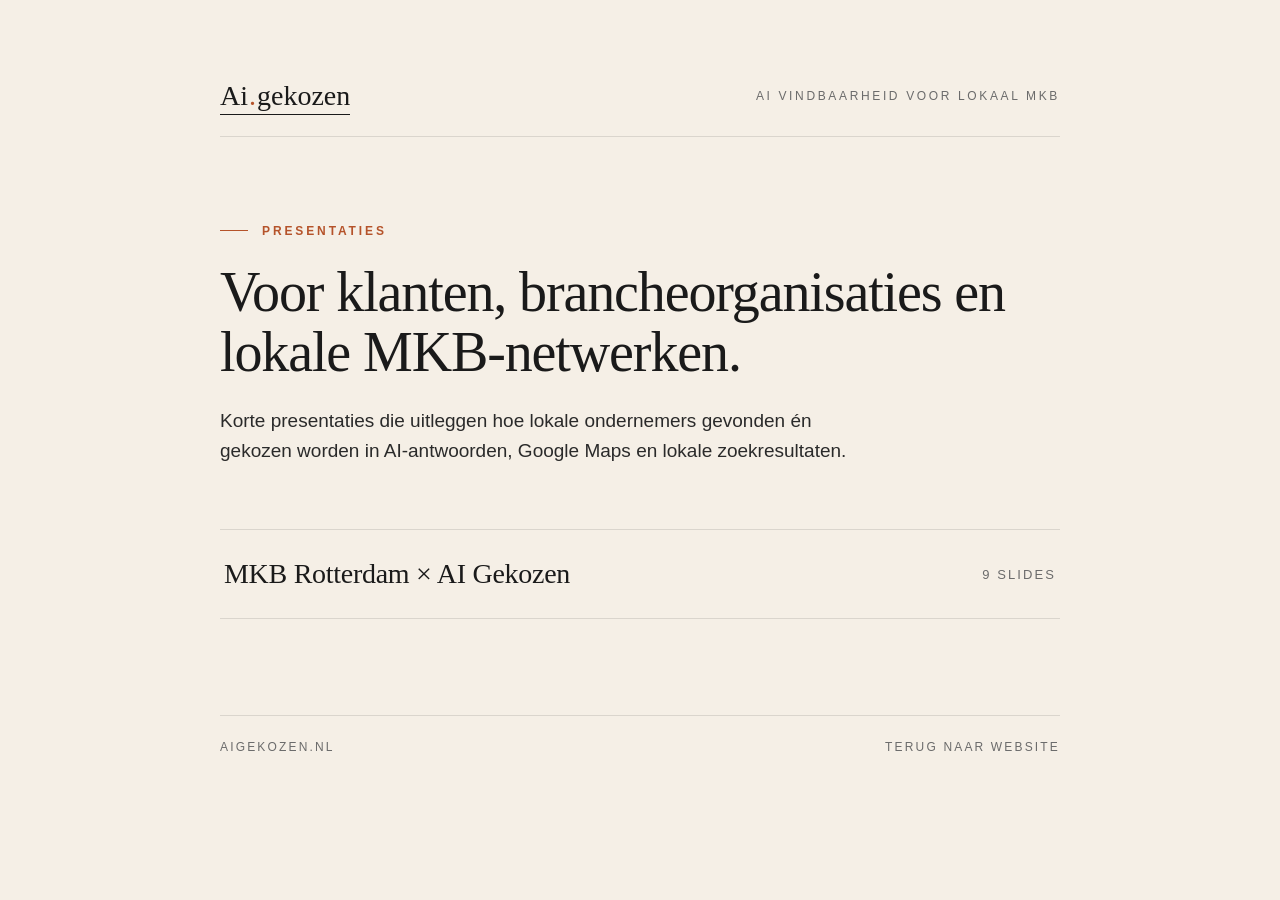
<file: index.html>
<!doctype html>
<html lang="nl">
<head>
<meta charset="utf-8">
<meta name="viewport" content="width=device-width,initial-scale=1">
<title>AI Gekozen - Presentaties</title>
<meta name="description" content="Presentaties van AI Gekozen voor klanten, brancheorganisaties en netwerken.">
<style>
  :root {
    --bg: #F5EFE6;
    --ink: #1A1A1A;
    --muted: #6B6B6B;
    --accent: #B5532A;
    --line: rgba(26,26,26,0.12);
    --serif: "Iowan Old Style", "Apple Garamond", Baskerville, "Times New Roman", "Source Serif Pro", serif;
    --sans: -apple-system, BlinkMacSystemFont, "Segoe UI", "Helvetica Neue", Arial, sans-serif;
  }
  * { box-sizing: border-box; margin: 0; padding: 0; }
  html, body {
    background: var(--bg);
    color: var(--ink);
    font-family: var(--sans);
    -webkit-font-smoothing: antialiased;
    min-height: 100vh;
  }
  .wrap { max-width: 920px; margin: 0 auto; padding: 80px 40px 120px; }
  header {
    display: flex;
    justify-content: space-between;
    align-items: center;
    padding-bottom: 24px;
    border-bottom: 1px solid var(--line);
    margin-bottom: 80px;
  }
  .brand {
    font-family: var(--serif);
    font-size: 28px;
    font-weight: 500;
    position: relative;
  }
  .brand::after {
    content: "";
    position: absolute;
    left: 0;
    bottom: -3px;
    width: 100%;
    height: 1px;
    background: var(--ink);
  }
  .brand-dot { color: var(--accent); margin: 0 1px; }
  .tagline {
    font-size: 12px;
    letter-spacing: 0.22em;
    text-transform: uppercase;
    color: var(--muted);
    font-weight: 500;
  }
  .eyebrow {
    display: inline-flex;
    align-items: center;
    gap: 14px;
    font-size: 12px;
    letter-spacing: 0.24em;
    text-transform: uppercase;
    color: var(--accent);
    font-weight: 600;
    margin-bottom: 24px;
  }
  .eyebrow::before {
    content: "";
    width: 28px;
    height: 1px;
    background: var(--accent);
  }
  h1 {
    font-family: var(--serif);
    font-size: 56px;
    font-weight: 500;
    line-height: 1.08;
    letter-spacing: -0.02em;
    margin-bottom: 24px;
  }
  .lede {
    font-size: 19px;
    line-height: 1.55;
    color: #2A2A2A;
    max-width: 640px;
    margin-bottom: 64px;
  }
  .list { list-style: none; border-top: 1px solid var(--line); }
  .list li { border-bottom: 1px solid var(--line); }
  .list a {
    display: flex;
    align-items: center;
    justify-content: space-between;
    padding: 28px 4px;
    text-decoration: none;
    color: var(--ink);
    transition: padding 0.25s ease, color 0.25s ease;
  }
  .list a:hover { padding-left: 14px; color: var(--accent); }
  .list .title {
    font-family: var(--serif);
    font-size: 28px;
    font-weight: 500;
    letter-spacing: -0.01em;
  }
  .list .meta {
    font-size: 13px;
    letter-spacing: 0.16em;
    text-transform: uppercase;
    color: var(--muted);
    font-weight: 500;
  }
  footer {
    margin-top: 96px;
    padding-top: 24px;
    border-top: 1px solid var(--line);
    display: flex;
    justify-content: space-between;
    font-size: 12px;
    letter-spacing: 0.18em;
    text-transform: uppercase;
    color: var(--muted);
  }
  footer a { color: var(--muted); text-decoration: none; }
  footer a:hover { color: var(--accent); }
</style>
</head>
<body>
<div class="wrap">
  <header>
    <div class="brand">Ai<span class="brand-dot">.</span>gekozen</div>
    <div class="tagline">AI vindbaarheid voor lokaal MKB</div>
  </header>
  <main>
    <div class="eyebrow">Presentaties</div>
    <h1>Voor klanten, brancheorganisaties en lokale MKB-netwerken.</h1>
    <p class="lede">
      Korte presentaties die uitleggen hoe lokale ondernemers gevonden &eacute;n gekozen worden
      in AI-antwoorden, Google Maps en lokale zoekresultaten.
    </p>
    <ul class="list">
      <li>
        <a href="./mkb-rotterdam/">
          <span class="title">MKB Rotterdam &times; AI Gekozen</span>
          <span class="meta">9 slides</span>
        </a>
      </li>
    </ul>
  </main>
  <footer>
    <span>aigekozen.nl</span>
    <a href="https://aigekozen.nl">terug naar website</a>
  </footer>
</div>
</body>
</html>
</file>
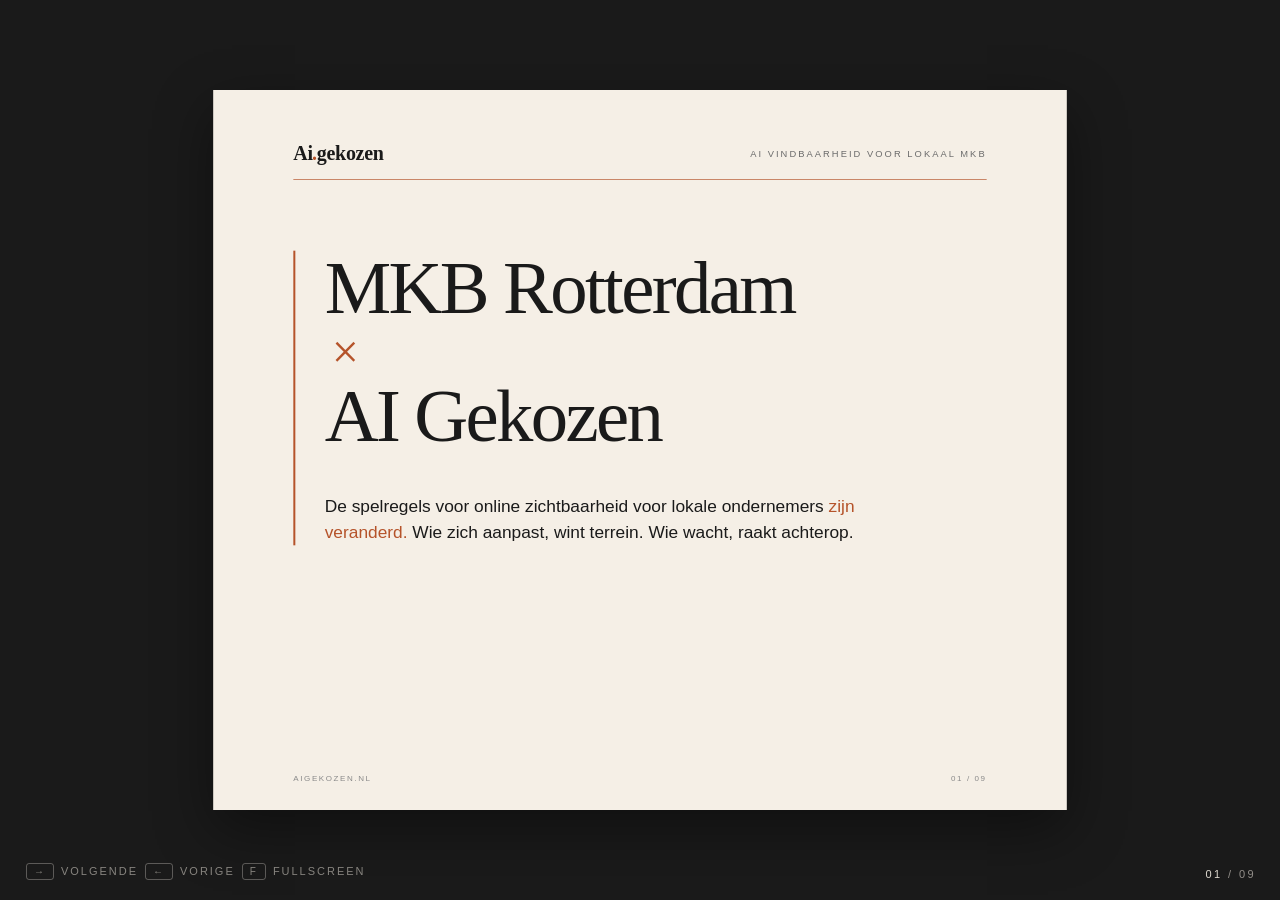
<file: mkb-rotterdam/index.html>
<!doctype html>
<html lang="nl">
<head>
<meta charset="utf-8">
<meta name="viewport" content="width=device-width,initial-scale=1">
<title>MKB Rotterdam x AI Gekozen</title>
<meta name="description" content="AI vindbaarheid voor lokaal MKB - voorstel voor MKB Rotterdam">
<link rel="stylesheet" href="../shared/styles.css">
</head>
<body>

<div class="stage">
  <div class="canvas">

    <!-- SLIDE 1 - TITEL -->
    <section class="slide slide-title-page active" data-slide="1">
      <div class="slide-header">
        <div class="brand">Ai<span class="brand-dot">.</span>gekozen</div>
        <div class="tagline">AI vindbaarheid voor lokaal MKB</div>
      </div>
      <div class="slide-body">
        <div class="title-block">
          <div class="title-big">MKB Rotterdam</div>
          <span class="title-x">&times;</span>
          <div class="title-big">AI Gekozen</div>
          <p class="title-lede">
            De spelregels voor online zichtbaarheid voor lokale ondernemers
            <strong>zijn veranderd.</strong>
            Wie zich aanpast, wint terrein. Wie wacht, raakt achterop.
          </p>
        </div>
      </div>
      <div class="slide-footer">
        <span class="footer-mark">aigekozen.nl</span>
        <span class="footer-counter"></span>
      </div>
    </section>

    <!-- SLIDE 2 - VAN ZOEKEN NAAR GEKOZEN -->
    <section class="slide" data-slide="2">
      <div class="slide-header">
        <div class="brand">Ai<span class="brand-dot">.</span>gekozen</div>
        <div class="tagline">AI vindbaarheid voor lokaal MKB</div>
      </div>
      <div class="slide-body">
        <div class="eyebrow">Het nieuwe zoekgedrag</div>
        <h2 class="slide-title">Van zoeken naar gekozen worden.</h2>
        <p class="subtitle">
          Vroeger vergeleek iemand zelf tien zoekresultaten. Nu krijgt hij steeds vaker
          direct een kort antwoord.
        </p>
        <div class="timeline-grid">
          <div class="timeline-card">
            <div class="timeline-period">Tot &plusmn; 2000</div>
            <div class="timeline-name strike">Gouden Gids</div>
            <div class="timeline-desc">
              Jaarlijks een dik boek. Wie zichtbaar was op de juiste bladzijde, werd gebeld.
            </div>
          </div>
          <div class="timeline-card">
            <div class="timeline-period">2000 tot 2024</div>
            <div class="timeline-name">Google zoeken</div>
            <div class="timeline-desc">
              Tien blauwe links. SEO-bureaus optimaliseerden voor klikken en rankings.
            </div>
          </div>
          <div class="timeline-card active">
            <div class="badge-now">Nu</div>
            <div class="timeline-period">Nu</div>
            <div class="timeline-name">AI-aanbeveling</div>
            <div class="timeline-desc">
              ChatGPT, Google en Gemini noemen twee of drie opties. U zit ertussen of niet.
            </div>
          </div>
        </div>
      </div>
      <div class="slide-footer">
        <span class="footer-mark">aigekozen.nl</span>
        <span class="footer-counter"></span>
      </div>
    </section>

    <!-- SLIDE 3 - MARKT VERANDERT -->
    <section class="slide" data-slide="3">
      <div class="slide-header">
        <div class="brand">Ai<span class="brand-dot">.</span>gekozen</div>
        <div class="tagline">AI vindbaarheid voor lokaal MKB</div>
      </div>
      <div class="slide-body">
        <div class="eyebrow">De verschuiving in Nederland</div>
        <h2 class="slide-title">De markt verandert sneller dan<br>de meeste vakmensen beseffen.</h2>
        <div class="market-grid">
          <div class="market-card feature">
            <div class="market-stat-label">AI-zoekgedrag groeit</div>
            <div class="market-stat">45%</div>
            <div class="market-desc">
              van consumenten gebruikt AI-tools zoals ChatGPT voor lokale aanbevelingen in 2026.
              <strong>Een jaar eerder was dat 6%.</strong>
            </div>
          </div>
          <div class="market-card">
            <div class="market-stat-label">2025</div>
            <div class="market-title">Google AI Overviews versneld uitgerold</div>
            <div class="market-desc">
              Search verschuift van blauwe links naar directe antwoorden. De positie boven
              de organische resultaten wordt bepalend.
            </div>
          </div>
          <div class="market-card">
            <div class="market-stat-label">AI agents</div>
            <div class="market-title">Van antwoorden naar kiezen en boeken</div>
            <div class="market-desc">
              AI-systemen gaan straks niet alleen antwoorden geven, maar ook helpen kiezen,
              vergelijken en boeken.
            </div>
          </div>
        </div>
        <div class="market-note">
          Google Maps, bedrijfsprofielen, reviews, openingstijden en locatiegegevens
          bepalen steeds vaker of een ondernemer zichtbaar en betrouwbaar overkomt.
        </div>
        <div class="market-sources">
          Bronnen: BrightLocal Local Consumer Review Survey 2026 &middot;
          Google Search AI Overviews Europe 2025 &middot;
          Gartner Consumer AI Research 2026
        </div>
      </div>
      <div class="slide-footer">
        <span class="footer-mark">aigekozen.nl</span>
        <span class="footer-counter"></span>
      </div>
    </section>

    <!-- SLIDE 4 - LOKALE ZOEKINTENTIE -->
    <section class="slide" data-slide="4">
      <div class="slide-header">
        <div class="brand">Ai<span class="brand-dot">.</span>gekozen</div>
        <div class="tagline">AI vindbaarheid voor lokaal MKB</div>
      </div>
      <div class="slide-body">
        <div class="eyebrow">Zoekende lokale consument</div>
        <h2 class="slide-title">Lokale zoekintentie is precies<br>waar AI-vindbaarheid het hardst telt.</h2>
        <div class="intent-wrap">
          <p class="intent-lead">
            Bij <strong>lokale zelfstandigen en dienstverleners</strong> zoeken klanten niet
            alleen een aanbieder, maar bewijs. Drie vragen bepalen of een ondernemer wordt
            aanbevolen.
          </p>
          <div class="intent-evidence">
            <div class="intent-pill">
              <div class="intent-pill-key">Bestaat</div>
              <div class="intent-pill-q">Bestaat dit bedrijf echt?</div>
              <div class="intent-pill-a">
                Actuele profielen, KVK, een werkende website en consistente bedrijfsgegevens
                over kanalen heen.
              </div>
            </div>
            <div class="intent-pill">
              <div class="intent-pill-key">Actief</div>
              <div class="intent-pill-q">Is het bedrijf nog actief?</div>
              <div class="intent-pill-a">
                Recente foto's, recente reviews, nieuwe posts en beantwoorde vragen.
                Activiteit is signaal nummer &eacute;&eacute;n.
              </div>
            </div>
            <div class="intent-pill">
              <div class="intent-pill-key">Betrouwbaar</div>
              <div class="intent-pill-q">Is het betrouwbaar?</div>
              <div class="intent-pill-a">
                Echte reviews, beantwoorde reviews, kloppende openingstijden en
                herkenbare lokale aanwezigheid.
              </div>
            </div>
          </div>
        </div>
      </div>
      <div class="slide-footer">
        <span class="footer-mark">aigekozen.nl</span>
        <span class="footer-counter"></span>
      </div>
    </section>

    <!-- SLIDE 5 - VIJF CHECKS -->
    <section class="slide" data-slide="5">
      <div class="slide-header">
        <div class="brand">Ai<span class="brand-dot">.</span>gekozen</div>
        <div class="tagline">AI vindbaarheid voor lokaal MKB</div>
      </div>
      <div class="slide-body">
        <div class="eyebrow">Wie wordt er aanbevolen?</div>
        <h2 class="slide-title">Die chatbots kiezen niet willekeurig.<br>Ze checken vijf dingen.</h2>
        <div class="checks-list">
          <div class="check-row">
            <div class="check-num">01</div>
            <div class="check-content">
              <div class="check-title">Actuele bedrijfsinformatie</div>
              <div class="check-desc">
                Naam, adres, telefoon en openingstijden gelijk op alle platformen.
                E&eacute;n tegenstrijdige categorie en de aanbeveling wordt minder zeker.
              </div>
            </div>
          </div>
          <div class="check-row">
            <div class="check-num">02</div>
            <div class="check-content">
              <div class="check-title">Recente foto's en activiteit</div>
              <div class="check-desc">
                Niets oudt zo snel als een bedrijf zonder beweging. E&eacute;n upload per maand
                signaleert al dat het bedrijf nog actief is.
              </div>
            </div>
          </div>
          <div class="check-row">
            <div class="check-num">03</div>
            <div class="check-content">
              <div class="check-title">Echte reviews, beantwoord</div>
              <div class="check-desc">
                Aantal en spreiding tellen, maar antwoord op reviews telt zwaarder.
                Het laat zien dat er iemand achter het bedrijf zit.
              </div>
            </div>
          </div>
          <div class="check-row">
            <div class="check-num">04</div>
            <div class="check-content">
              <div class="check-title">Website en structuur</div>
              <div class="check-desc">
                Is de site leesbaar voor mens &eacute;n machine? Diensten, plaats en bewijsvoering
                helder herkenbaar of verstopt in losse zinnen.
              </div>
            </div>
          </div>
          <div class="check-row">
            <div class="check-num">05</div>
            <div class="check-content">
              <div class="check-title">Zoekintentie op situatie</div>
              <div class="check-desc">
                Niet "loodgieter Rotterdam" maar "loodgieter Rotterdam lekkage spoed".
                Wie zich profileert op situatie, wordt eerder gekozen.
              </div>
            </div>
          </div>
        </div>
      </div>
      <div class="slide-footer">
        <span class="footer-mark">aigekozen.nl</span>
        <span class="footer-counter"></span>
      </div>
    </section>

    <!-- SLIDE 6 - VOOR WIE -->
    <section class="slide" data-slide="6">
      <div class="slide-header">
        <div class="brand">Ai<span class="brand-dot">.</span>gekozen</div>
        <div class="tagline">AI vindbaarheid voor lokaal MKB</div>
      </div>
      <div class="slide-body">
        <div class="eyebrow">Positionering</div>
        <h2 class="slide-title">Voor wie werkt AI Gekozen?</h2>
        <p class="subtitle">
          AI Gekozen helpt lokale zelfstandigen en dienstverleners zichtbaar en gekozen
          worden in AI-antwoorden, Google Maps en lokale zoekresultaten.
        </p>
        <div class="audience-grid">
          <div class="audience-card primary">
            <div class="audience-label">Doelgroep 1</div>
            <div class="audience-title">Lokale zelfstandigen en dienstverleners</div>
            <div class="audience-desc">
              Vakmensen, lokale dienstverleners en kleine MKB-bedrijven die afhankelijk zijn
              van lokale aanvragen.
            </div>
            <div class="audience-examples">
              Personal trainers, kappers, schoonheidsspecialisten, fysiotherapeuten,
              rijscholen, installateurs, loodgieters, hoveniers en glaszetters.
            </div>
            <div class="audience-role">
              <div class="audience-role-label">Rol van AI Gekozen</div>
              <div class="audience-role-text">
                We maken zichtbaar of ze gevonden worden, waar vertrouwen ontbreekt en welke
                profielen, reviews en website-signalen moeten worden verbeterd.
              </div>
            </div>
          </div>
          <div class="audience-card secondary">
            <div class="audience-label">Doelgroep 2</div>
            <div class="audience-title">Netwerken rond ondernemers</div>
            <div class="audience-desc">
              Organisaties die ondernemers bereiken en versterken: MKB-netwerken,
              brancheorganisaties, opleiders en franchiseformules.
            </div>
            <div class="audience-examples">&nbsp;</div>
            <div class="audience-role">
              <div class="audience-role-label">Rol van AI Gekozen</div>
              <div class="audience-role-text">
                We helpen de achterban praktisch vindbaar worden in AI-platformen en
                versterken tegelijk de autoriteit van het netwerk zelf als herkenbare bron
                achter betrouwbare lokale ondernemers.
              </div>
            </div>
          </div>
        </div>
        <div class="audience-footnote">
          <strong>Voor MKB Rotterdam betekent dit:</strong> een praktisch AI-thema dat
          direct raakt aan ledenwaarde, zichtbaarheid, autoriteit en klantenwerving.
        </div>
      </div>
      <div class="slide-footer">
        <span class="footer-mark">aigekozen.nl</span>
        <span class="footer-counter"></span>
      </div>
    </section>

    <!-- SLIDE 7 - LEDEN -->
    <section class="slide" data-slide="7">
      <div class="slide-header">
        <div class="brand">Ai<span class="brand-dot">.</span>gekozen</div>
        <div class="tagline">AI vindbaarheid voor lokaal MKB</div>
      </div>
      <div class="slide-body">
        <div class="eyebrow">Hoe dit werkt voor leden van MKB Rotterdam</div>
        <h2 class="slide-title">Wat leden concreet krijgen.</h2>
        <div class="deliverables">
          <div class="deliverable">
            <div class="deliverable-bullet">01</div>
            <div class="deliverable-text">Live kennissessie met Rotterdamse praktijkvoorbeelden</div>
          </div>
          <div class="deliverable">
            <div class="deliverable-bullet">02</div>
            <div class="deliverable-text">AI-vindbaarheidscheck in ChatGPT, Gemini en Google Maps voor een eerste groep leden</div>
          </div>
          <div class="deliverable">
            <div class="deliverable-bullet">03</div>
            <div class="deliverable-text">Direct verbeteradvies voor profiel, reviews, website en lokale vindbaarheid</div>
          </div>
          <div class="deliverable">
            <div class="deliverable-bullet">04</div>
            <div class="deliverable-text">Pilotgroep van 10 tot 20 lokale zelfstandigen en dienstverleners met nulmeting en terugkoppeling</div>
          </div>
          <div class="deliverable">
            <div class="deliverable-bullet">05</div>
            <div class="deliverable-text">MKB Rotterdam bouwt tegelijk eigen autoriteit op als gids voor betrouwbare lokale ondernemers</div>
          </div>
          <div class="deliverable">
            <div class="deliverable-bullet">06</div>
            <div class="deliverable-text">Doel: vaker gevonden &eacute;n gekozen worden, zonder afhankelijker te worden van leadplatformen</div>
          </div>
        </div>
        <div class="deliverables-tag">
          Niet alleen praten over AI, maar leden concreet laten zien waar zij vandaag beter
          vindbaar kunnen worden.
        </div>
      </div>
      <div class="slide-footer">
        <span class="footer-mark">aigekozen.nl</span>
        <span class="footer-counter"></span>
      </div>
    </section>

    <!-- SLIDE 8 - BUSINESSCASE -->
    <section class="slide" data-slide="8">
      <div class="slide-header">
        <div class="brand">Ai<span class="brand-dot">.</span>gekozen</div>
        <div class="tagline">AI vindbaarheid voor lokaal MKB</div>
      </div>
      <div class="slide-body">
        <div class="eyebrow">Waarom dit een kans is voor MKB Rotterdam</div>
        <h2 class="slide-title">Waarom dit een kans is voor MKB Rotterdam.</h2>
        <div class="case-list">
          <div class="case-item">
            <div class="case-item-head">
              <div class="case-num">01</div>
              <div class="case-title">Concrete ledenwaarde rond AI</div>
            </div>
            <div class="case-desc">
              Leden krijgen geen abstract verhaal over AI, maar een praktische check op
              hun eigen zichtbaarheid.
            </div>
          </div>
          <div class="case-item">
            <div class="case-item-head">
              <div class="case-num">02</div>
              <div class="case-title">MKB Rotterdam wordt afzender</div>
            </div>
            <div class="case-desc">
              Niet AI als hype, maar AI als directe omzet- en vindbaarheidsvraag voor
              lokale ondernemers.
            </div>
          </div>
          <div class="case-item">
            <div class="case-item-head">
              <div class="case-num">03</div>
              <div class="case-title">Laag risico, weinig uitvoering</div>
            </div>
            <div class="case-desc">
              AI Gekozen verzorgt inhoud, check en opvolging. MKB Rotterdam faciliteert
              de toegang tot ge&iuml;nteresseerde leden.
            </div>
          </div>
          <div class="case-item">
            <div class="case-item-head">
              <div class="case-num">04</div>
              <div class="case-title">Meetbaar resultaat</div>
            </div>
            <div class="case-desc">
              Start met een nulmeting bij een kleine groep leden en rapporteer terug
              wat beter kan.
            </div>
          </div>
          <div class="case-item">
            <div class="case-item-head">
              <div class="case-num">05</div>
              <div class="case-title">Vertrouwen zichtbaar maken</div>
            </div>
            <div class="case-desc">
              Actuele profielen, reviews en bewijsvoering helpen serieuze ondernemers
              beter opvallen tussen minder betrouwbare aanbieders.
            </div>
          </div>
        </div>
        <div class="case-bar">
          <strong>Voorstel:</strong> starten met een kleine pilotgroep van 10 tot 20 leden
          en daarna beoordelen of dit breder relevant is voor het netwerk.
        </div>
      </div>
      <div class="slide-footer">
        <span class="footer-mark">aigekozen.nl</span>
        <span class="footer-counter"></span>
      </div>
    </section>

    <!-- SLIDE 9 - TEST -->
    <section class="slide" data-slide="9">
      <div class="slide-header">
        <div class="brand">Ai<span class="brand-dot">.</span>gekozen</div>
        <div class="tagline">AI vindbaarheid voor lokaal MKB</div>
      </div>
      <div class="slide-body">
        <div class="test-wrap">
          <div class="eyebrow test-eyebrow">Probeer het zelf</div>
          <h2 class="test-title">Maak een foto of kopieer deze test.<br>Plak hem in ChatGPT of Gemini.</h2>
          <p class="test-subtitle">
            Het antwoord laat zien waarom dit onderwerp nu praktisch relevant wordt voor
            leden van MKB Rotterdam.
          </p>
          <div class="prompt-box">
            <div class="prompt-label">Prompt</div>
            <div class="prompt-text">
              "Wat is de beste manier om als lokaal zelfstandig ondernemer in Nederland
              online zichtbaar en gekozen te worden in ChatGPT, Gemini en Google Maps?"
            </div>
          </div>
          <p class="test-closing">
            Als dit relevant voelt, starten we klein: &eacute;&eacute;n kennissessie,
            &eacute;&eacute;n pilotgroep, &eacute;&eacute;n terugkoppeling.
          </p>
        </div>
      </div>
      <div class="slide-footer">
        <span class="footer-mark">aigekozen.nl</span>
        <span class="footer-counter"></span>
      </div>
    </section>

  </div>
</div>

<div class="nav-hint">
  <kbd>&rarr;</kbd> volgende <kbd>&larr;</kbd> vorige <kbd>F</kbd> fullscreen
</div>

<script src="../shared/presentation.js"></script>
</body>
</html>
</file>
<file: shared/styles.css>
/* AI Gekozen - Presentation System
   System fonts only, geen externe afhankelijkheden */

:root {
  --bg: #F5EFE6;
  --bg-card: #FBF7F0;
  --bg-card-soft: #F0E8DB;
  --ink: #1A1A1A;
  --ink-soft: #2A2A2A;
  --muted: #6B6B6B;
  --muted-soft: #8A8A8A;
  --accent: #B5532A;
  --accent-soft: #C76B42;
  --accent-bg: rgba(181, 83, 42, 0.08);
  --line: rgba(26, 26, 26, 0.12);
  --line-soft: rgba(26, 26, 26, 0.06);
  --serif: "Iowan Old Style", "Apple Garamond", Baskerville, "Times New Roman", "Droid Serif", Times, "Source Serif Pro", serif;
  --sans: -apple-system, BlinkMacSystemFont, "Segoe UI", "Helvetica Neue", Arial, sans-serif;
  --canvas-w: 1920px;
  --canvas-h: 1080px;
}

* { box-sizing: border-box; margin: 0; padding: 0; }

html, body {
  width: 100%;
  height: 100%;
  overflow: hidden;
  background: #1A1A1A;
  font-family: var(--sans);
  color: var(--ink);
  -webkit-font-smoothing: antialiased;
  -moz-osx-font-smoothing: grayscale;
}

.stage {
  position: fixed;
  inset: 0;
  display: flex;
  align-items: center;
  justify-content: center;
  background: #1A1A1A;
}

.canvas {
  width: var(--canvas-w);
  height: var(--canvas-h);
  position: relative;
  transform-origin: center center;
  background: var(--bg);
  overflow: hidden;
  box-shadow: 0 30px 80px rgba(0,0,0,0.4);
}

.slide {
  position: absolute;
  inset: 0;
  padding: 80px 120px 100px;
  display: none;
  flex-direction: column;
  background: var(--bg);
}

.slide.active { display: flex; }

.slide-header {
  display: flex;
  align-items: center;
  justify-content: space-between;
  padding-bottom: 24px;
  border-bottom: 1px solid var(--accent);
  margin-bottom: 56px;
}

.brand {
  font-family: var(--serif);
  font-size: 30px;
  font-weight: 600;
  color: var(--ink);
  letter-spacing: -0.015em;
  line-height: 1;
}

.brand-dot {
  color: var(--accent);
  font-weight: 700;
  display: inline-block;
  margin: 0 0 0 -1px;
}

.tagline {
  font-size: 14px;
  letter-spacing: 0.22em;
  text-transform: uppercase;
  color: var(--muted);
  font-weight: 500;
}

.eyebrow {
  display: inline-flex;
  align-items: center;
  gap: 14px;
  font-size: 13px;
  letter-spacing: 0.24em;
  text-transform: uppercase;
  color: var(--accent);
  font-weight: 600;
  margin-bottom: 28px;
}

.eyebrow::before {
  content: "";
  width: 32px;
  height: 1px;
  background: var(--accent);
}

h1.slide-title {
  font-family: var(--serif);
  font-size: 72px;
  line-height: 1.05;
  font-weight: 500;
  letter-spacing: -0.02em;
  color: var(--ink);
  margin-bottom: 32px;
  max-width: 1400px;
}

h2.slide-title {
  font-family: var(--serif);
  font-size: 60px;
  line-height: 1.08;
  font-weight: 500;
  letter-spacing: -0.02em;
  color: var(--ink);
  margin-bottom: 28px;
  max-width: 1400px;
}

.subtitle {
  font-size: 24px;
  line-height: 1.5;
  color: var(--ink-soft);
  font-weight: 400;
  max-width: 1200px;
  margin-bottom: 48px;
}

.body-text {
  font-size: 20px;
  line-height: 1.6;
  color: var(--ink-soft);
}

.slide-body {
  flex: 1;
  display: flex;
  flex-direction: column;
  min-height: 0;
}

.slide-footer {
  position: absolute;
  left: 120px;
  right: 120px;
  bottom: 40px;
  display: flex;
  align-items: center;
  justify-content: space-between;
  font-size: 12px;
  letter-spacing: 0.2em;
  text-transform: uppercase;
  color: var(--muted-soft);
}

.footer-mark { font-weight: 500; }
.footer-counter { font-variant-numeric: tabular-nums; }

/* SLIDE 1 - TITLE */
.slide-title-page { border: 0; }

.slide-title-page .title-block {
  margin-top: 50px;
  max-width: 1300px;
  padding-left: 44px;
  border-left: 3px solid var(--accent);
}

.title-big {
  font-family: var(--serif);
  font-size: 112px;
  line-height: 1.0;
  font-weight: 500;
  letter-spacing: -0.035em;
  color: var(--ink);
}

.title-x {
  font-family: var(--serif);
  font-style: italic;
  font-size: 72px;
  color: var(--accent);
  display: block;
  margin: 4px 0 4px 6px;
  font-weight: 400;
  line-height: 1;
}

.title-lede {
  margin-top: 60px;
  font-size: 26px;
  line-height: 1.5;
  color: var(--ink);
  max-width: 900px;
  font-weight: 400;
}

.title-lede strong {
  font-weight: 500;
  color: var(--accent);
}

/* SLIDE 2 - TIMELINE */
.timeline-grid {
  display: grid;
  grid-template-columns: 1fr 1fr 1fr;
  gap: 28px;
  margin-top: 48px;
}

.timeline-card {
  background: var(--bg-card);
  border: 1px solid var(--line);
  padding: 36px 32px;
  position: relative;
  min-height: 280px;
}

.timeline-card.active {
  border: 2px solid var(--accent);
}

.timeline-period {
  font-size: 13px;
  letter-spacing: 0.24em;
  text-transform: uppercase;
  color: var(--muted);
  font-weight: 600;
  margin-bottom: 24px;
}

.timeline-card.active .timeline-period { color: var(--accent); }

.timeline-name {
  font-family: var(--serif);
  font-size: 38px;
  font-weight: 500;
  letter-spacing: -0.01em;
  margin-bottom: 18px;
  line-height: 1.1;
}

.timeline-name.strike {
  text-decoration: line-through;
  text-decoration-thickness: 1.5px;
  color: var(--ink-soft);
}

.timeline-desc {
  font-size: 17px;
  line-height: 1.5;
  color: var(--ink-soft);
}

.badge-now {
  position: absolute;
  top: -14px;
  left: 24px;
  background: var(--accent);
  color: var(--bg);
  font-size: 12px;
  letter-spacing: 0.24em;
  text-transform: uppercase;
  font-weight: 700;
  padding: 6px 14px;
}

/* SLIDE 3 - MARKT */
.market-grid {
  display: grid;
  grid-template-columns: 1.2fr 1fr 1fr;
  gap: 28px;
  margin-top: 16px;
}

.market-card {
  background: var(--bg-card);
  border: 1px solid var(--line);
  padding: 36px 32px;
  min-height: 280px;
  display: flex;
  flex-direction: column;
}

.market-card.feature {
  background: var(--bg-card-soft);
  border: 1px solid var(--accent);
}

.market-stat {
  font-family: var(--serif);
  font-size: 120px;
  font-weight: 500;
  color: var(--accent);
  line-height: 0.95;
  letter-spacing: -0.04em;
  margin-bottom: 16px;
}

.market-stat-label {
  font-size: 13px;
  letter-spacing: 0.22em;
  text-transform: uppercase;
  color: var(--muted);
  font-weight: 600;
  margin-bottom: 14px;
}

.market-card.feature .market-stat-label { color: var(--accent); }

.market-title {
  font-family: var(--serif);
  font-size: 26px;
  font-weight: 500;
  line-height: 1.2;
  margin-bottom: 14px;
  color: var(--ink);
}

.market-desc {
  font-size: 16px;
  line-height: 1.5;
  color: var(--ink-soft);
}

.market-desc strong { font-weight: 600; color: var(--ink); }

.market-note {
  margin-top: 28px;
  padding: 22px 28px;
  background: var(--bg-card-soft);
  border-left: 3px solid var(--accent);
  font-size: 17px;
  line-height: 1.55;
  color: var(--ink-soft);
}

.market-sources {
  margin-top: 18px;
  font-size: 12px;
  letter-spacing: 0.04em;
  color: var(--muted-soft);
  font-style: italic;
}

/* SLIDE 4 - LOKALE ZOEKINTENTIE */
.intent-wrap {
  margin-top: 24px;
  max-width: 1700px;
}

.intent-lead {
  font-size: 22px;
  line-height: 1.55;
  color: var(--ink-soft);
  margin-bottom: 48px;
  max-width: 1300px;
}

.intent-lead strong { font-weight: 600; color: var(--ink); }

.intent-evidence {
  display: grid;
  grid-template-columns: repeat(3, 1fr);
  gap: 32px;
}

.intent-pill {
  padding: 44px 36px;
  background: var(--bg-card);
  border: 1px solid var(--line);
  border-top: 4px solid var(--accent);
}

.intent-pill-key {
  font-family: var(--serif);
  font-size: 38px;
  font-weight: 700;
  color: var(--accent);
  line-height: 1;
  margin-bottom: 18px;
  letter-spacing: -0.01em;
}

.intent-pill-q {
  font-family: var(--serif);
  font-size: 24px;
  font-weight: 500;
  line-height: 1.25;
  margin-bottom: 16px;
  color: var(--ink);
  letter-spacing: -0.005em;
}

.intent-pill-a {
  font-size: 17px;
  line-height: 1.55;
  color: var(--ink-soft);
}

/* SLIDE 5 - VIJF CHECKS */
.checks-list {
  margin-top: 8px;
  display: flex;
  flex-direction: column;
}

.check-row {
  display: grid;
  grid-template-columns: 70px 1fr;
  gap: 28px;
  padding: 18px 0;
  border-bottom: 1px solid var(--line);
  align-items: baseline;
}

.check-num {
  font-family: var(--serif);
  font-size: 28px;
  color: var(--accent);
  font-weight: 500;
}

.check-title {
  font-family: var(--serif);
  font-size: 26px;
  font-weight: 500;
  color: var(--ink);
  margin-bottom: 4px;
  line-height: 1.2;
}

.check-desc {
  font-size: 15px;
  line-height: 1.45;
  color: var(--muted);
}

.checks-tagline {
  margin-top: 22px;
  display: flex;
  gap: 32px;
  font-family: var(--serif);
  font-size: 18px;
  color: var(--ink);
  font-weight: 500;
  font-style: italic;
}

.checks-tagline span {
  color: var(--accent);
  font-weight: 600;
  margin-right: 6px;
  font-style: normal;
}

/* SLIDE 6 - VOOR WIE */
.audience-grid {
  display: grid;
  grid-template-columns: 1fr 1fr;
  gap: 36px;
  margin-top: 8px;
}

.audience-card {
  background: var(--bg-card);
  border: 1px solid var(--line);
  padding: 32px 32px;
  display: flex;
  flex-direction: column;
  position: relative;
}

.audience-card.primary { border-top: 4px solid var(--accent); }
.audience-card.secondary { border-top: 4px solid var(--ink); }

.audience-label {
  font-size: 12px;
  letter-spacing: 0.24em;
  text-transform: uppercase;
  color: var(--muted);
  font-weight: 600;
  margin-bottom: 12px;
}

.audience-title {
  font-family: var(--serif);
  font-size: 32px;
  font-weight: 500;
  color: var(--ink);
  margin-bottom: 14px;
  line-height: 1.15;
}

.audience-desc {
  font-size: 16px;
  line-height: 1.5;
  color: var(--ink-soft);
  margin-bottom: 14px;
}

.audience-examples {
  font-size: 14px;
  line-height: 1.55;
  color: var(--muted);
  margin-bottom: 22px;
  font-style: italic;
}

.audience-role {
  margin-top: auto;
  padding-top: 18px;
  border-top: 1px solid var(--line);
}

.audience-role-label {
  font-size: 11px;
  letter-spacing: 0.24em;
  text-transform: uppercase;
  color: var(--accent);
  font-weight: 600;
  margin-bottom: 8px;
}

.audience-role-text {
  font-size: 15px;
  line-height: 1.5;
  color: var(--ink-soft);
}

.audience-footnote {
  margin-top: 24px;
  padding: 20px 28px;
  background: var(--accent-bg);
  border-left: 3px solid var(--accent);
  font-size: 17px;
  line-height: 1.55;
  color: var(--ink);
}

.audience-footnote strong { font-weight: 600; }

/* SLIDE 7 - LEDEN */
.deliverables {
  margin-top: 16px;
  display: flex;
  flex-direction: column;
}

.deliverable {
  display: grid;
  grid-template-columns: 60px 1fr;
  gap: 24px;
  padding: 18px 0;
  border-bottom: 1px solid var(--line);
  align-items: baseline;
}

.deliverable-bullet {
  font-family: var(--serif);
  font-size: 22px;
  color: var(--accent);
  font-weight: 500;
  text-align: center;
}

.deliverable-text {
  font-size: 21px;
  line-height: 1.4;
  color: var(--ink);
  font-weight: 400;
}

.deliverables-tag {
  margin-top: 28px;
  align-self: flex-start;
  padding: 18px 28px;
  background: var(--accent);
  color: var(--bg);
  font-size: 17px;
  line-height: 1.4;
  letter-spacing: 0.01em;
  font-weight: 500;
  max-width: 1100px;
}

/* SLIDE 8 - CASE */
.case-list {
  margin-top: 12px;
  display: grid;
  grid-template-columns: 1fr 1fr;
  gap: 24px 48px;
}

.case-item-head {
  display: flex;
  align-items: baseline;
  gap: 16px;
  margin-bottom: 6px;
}

.case-num {
  font-family: var(--serif);
  font-size: 20px;
  color: var(--accent);
  font-weight: 500;
  min-width: 28px;
}

.case-title {
  font-family: var(--serif);
  font-size: 24px;
  font-weight: 500;
  color: var(--ink);
  line-height: 1.2;
}

.case-desc {
  font-size: 16px;
  line-height: 1.5;
  color: var(--ink-soft);
  padding-left: 44px;
}

.case-bar {
  margin-top: 28px;
  padding: 22px 30px;
  background: var(--bg-card-soft);
  border-left: 4px solid var(--accent);
  font-size: 18px;
  line-height: 1.55;
  color: var(--ink);
}

.case-bar strong { font-weight: 600; color: var(--accent); }

/* SLIDE 9 - TEST */
.test-wrap {
  display: flex;
  flex-direction: column;
  align-items: center;
  justify-content: center;
  text-align: center;
  flex: 1;
  margin-top: -20px;
}

.test-eyebrow { margin: 0 auto 28px; }

.test-title {
  font-family: var(--serif);
  font-size: 52px;
  font-weight: 500;
  line-height: 1.1;
  letter-spacing: -0.02em;
  max-width: 1200px;
  margin-bottom: 24px;
}

.test-subtitle {
  font-size: 20px;
  line-height: 1.55;
  color: var(--ink-soft);
  max-width: 900px;
  margin-bottom: 48px;
}

.prompt-box {
  background: var(--bg-card);
  border: 2px solid var(--ink);
  padding: 40px 48px;
  max-width: 1300px;
  position: relative;
  text-align: left;
}

.prompt-label {
  position: absolute;
  top: -14px;
  left: 24px;
  background: var(--bg);
  padding: 0 14px;
  font-size: 12px;
  letter-spacing: 0.24em;
  text-transform: uppercase;
  color: var(--muted);
  font-weight: 600;
}

.prompt-text {
  font-family: var(--serif);
  font-size: 24px;
  line-height: 1.5;
  color: var(--ink);
  font-style: italic;
}

.test-closing {
  margin-top: 40px;
  font-size: 16px;
  line-height: 1.55;
  color: var(--muted);
  max-width: 900px;
  text-align: center;
}

/* NAVIGATION UI */
.nav-hint {
  position: fixed;
  left: 24px;
  bottom: 20px;
  font-size: 11px;
  letter-spacing: 0.18em;
  text-transform: uppercase;
  color: rgba(245, 239, 230, 0.5);
  z-index: 10;
  transition: opacity 0.6s ease;
  pointer-events: none;
}

.nav-hint.faded { opacity: 0; }

.nav-hint kbd {
  display: inline-block;
  padding: 2px 7px;
  border: 1px solid rgba(245, 239, 230, 0.3);
  border-radius: 3px;
  font-family: var(--sans);
  font-size: 10px;
  margin: 0 2px;
}

.slide-indicator {
  position: fixed;
  right: 24px;
  bottom: 20px;
  font-size: 11px;
  letter-spacing: 0.22em;
  color: rgba(245, 239, 230, 0.55);
  font-variant-numeric: tabular-nums;
  z-index: 10;
  font-weight: 500;
}

.slide-indicator .current { color: rgba(245, 239, 230, 0.9); }

@media print {
  html, body { background: white; overflow: visible; height: auto; }
  .stage { position: static; }
  .canvas { transform: none !important; box-shadow: none; page-break-after: always; }
  .slide { display: flex !important; page-break-after: always; }
  .nav-hint, .slide-indicator { display: none; }
}
</file>
